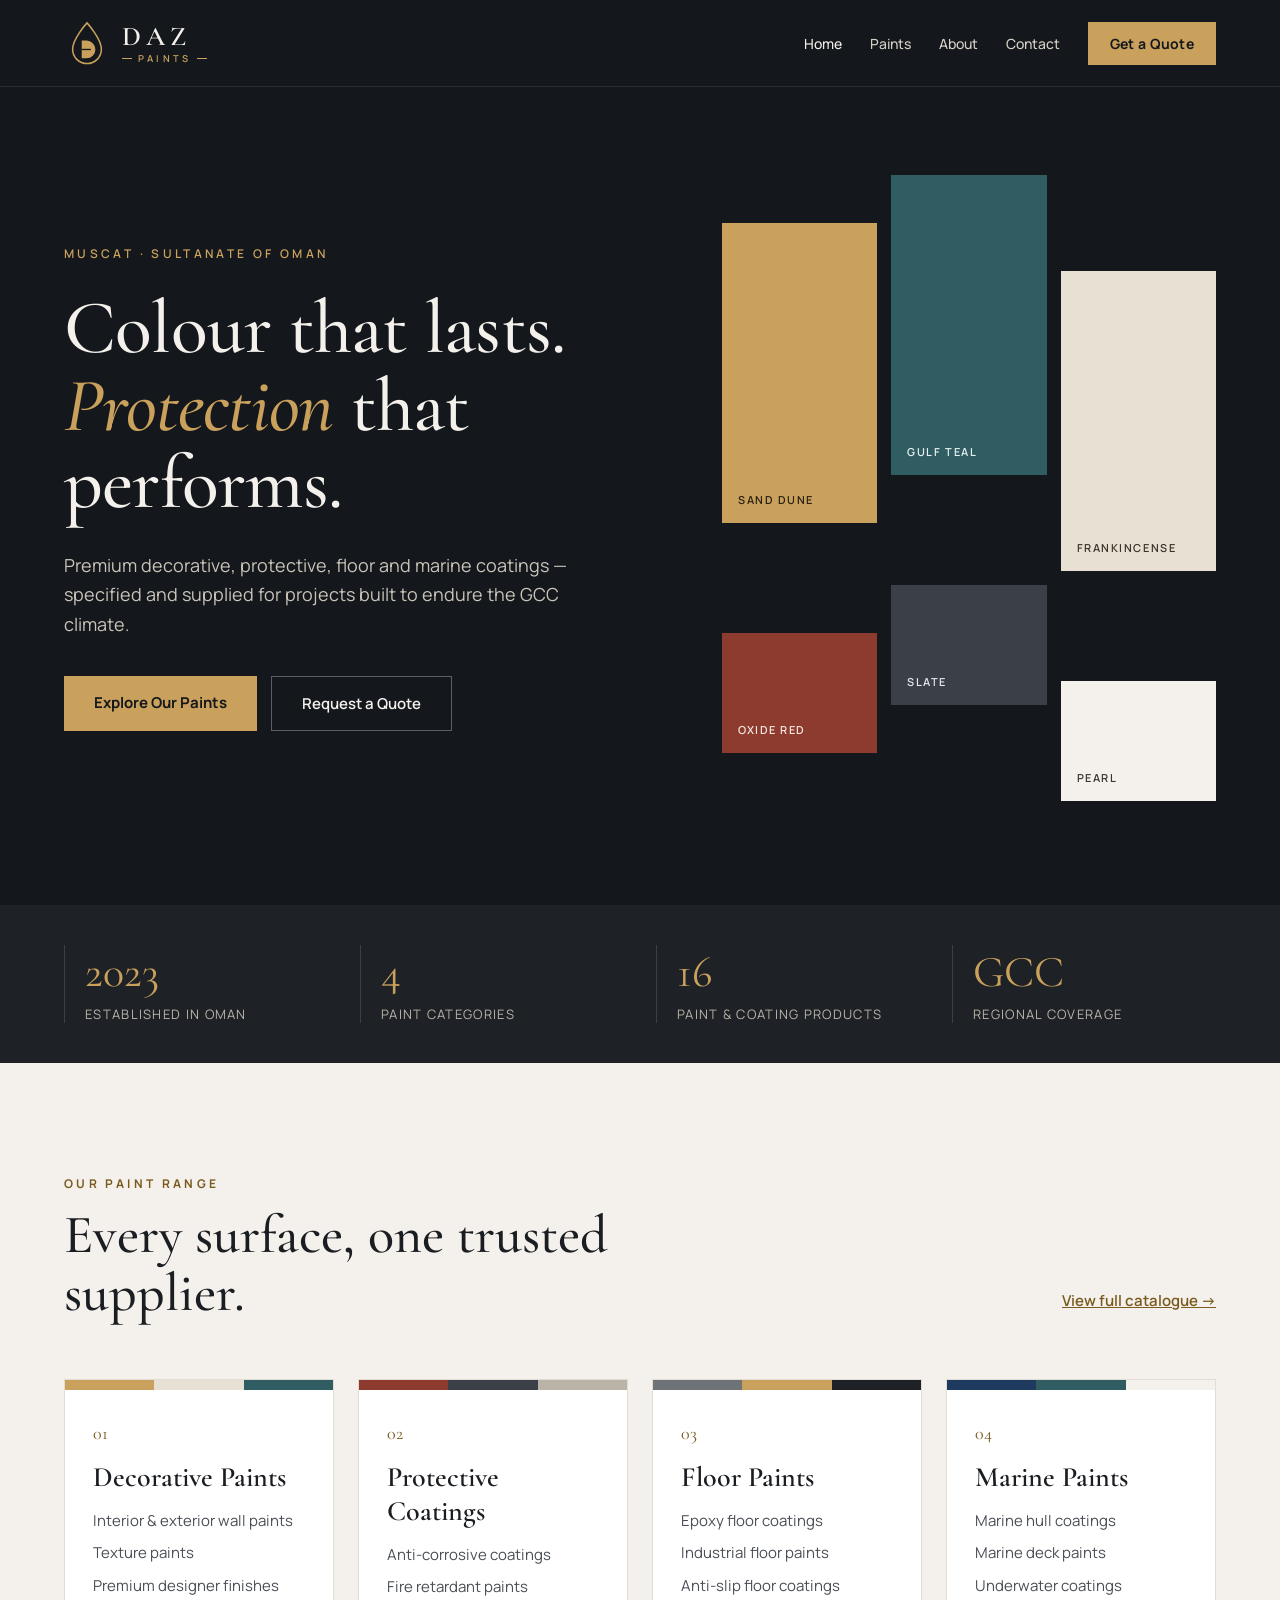
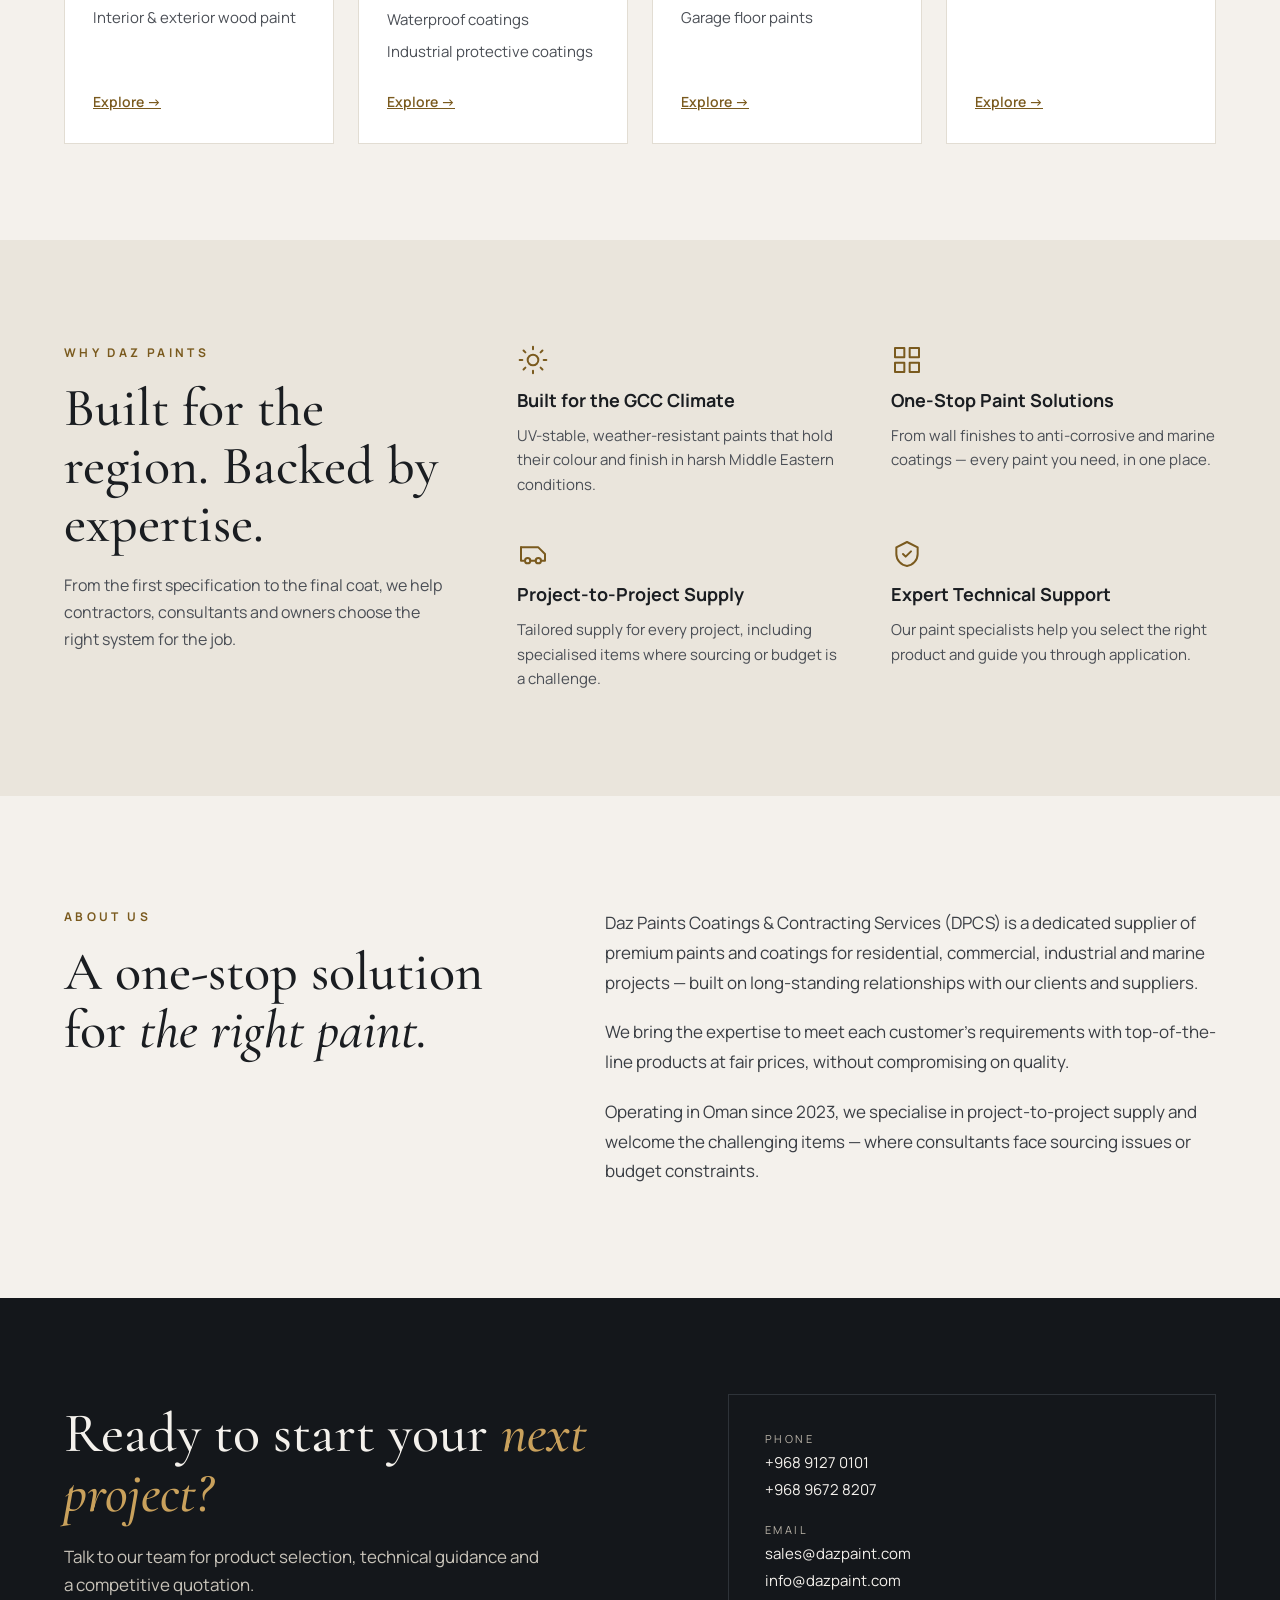
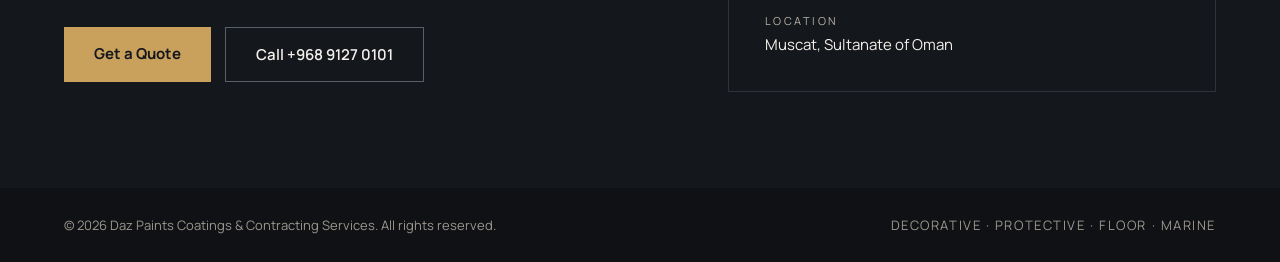
<file: index.html>
<!doctype html>
<html lang="en">
<head>
<meta charset="utf-8">
<meta name="viewport" content="width=device-width, initial-scale=1">
<title>Daz Paints (DPCS) | Premium Paints &amp; Coatings in Oman</title>
<meta name="description" content="Daz Paints supplies premium decorative, protective, floor and marine paints and coatings across Oman and the GCC.">
<meta property="og:title" content="Daz Paints | Premium Paints &amp; Coatings in Oman">
<meta property="og:description" content="Decorative, protective, floor and marine coatings built for the GCC climate.">
<meta name="theme-color" content="#14171B">
<link rel="icon" type="image/svg+xml" href="assets/favicon.svg">
<link rel="preconnect" href="https://fonts.googleapis.com">
<link href="https://fonts.googleapis.com/css2?family=Cormorant+Garamond:ital,wght@0,500;0,600;1,500&amp;family=Manrope:wght@400;500;600;700&amp;display=swap" rel="stylesheet">
<style>
body{margin:0;background:#F4F1EC}
a{color:#7A5A1E}a:hover{color:#4F3A12}
</style>
<style>html{scroll-behavior:smooth}*{box-sizing:border-box}img,svg{max-width:100%}</style>
</head>
<body>
<div style="font-family: 'Manrope', system-ui, sans-serif; color: #1A1D21; background: #F4F1EC; width: 100%">

<!-- NAV -->
<header style="background: #14171B; color: #F4F1EC; border-bottom: 1px solid #2A2E34">
<div style="max-width: 1200px; margin: 0 auto; padding: 20px 24px; display: flex; flex-wrap: wrap; align-items: center; justify-content: space-between; gap: 16px">
<a href="index.html" style="display: flex; align-items: center; gap: 12px; text-decoration: none; color: #F4F1EC">
<svg role="img" aria-label="Daz Paints logo mark" width="46" height="46" viewBox="0 0 48 48" fill="none"><path d="M24 3C24 3 9 19.5 9 30.5a15 15 0 0 0 30 0C39 19.5 24 3 24 3Z" stroke="#C9A15C" stroke-width="1.6"></path><path d="M18.5 21.5V40H23.5A9.25 9.25 0 0 0 23.5 21.5Z" fill="#C9A15C"></path><path d="M18.5 30.75H28" stroke="#14171B" stroke-width="1.4"></path></svg>
<span style="display: flex; flex-direction: column; line-height: 1">
<span style="font-family: 'Cormorant Garamond', serif; font-size: 27px; font-weight: 600; letter-spacing: 0.18em">DAZ</span>
<span style="display: flex; align-items: center; gap: 6px; font-size: 9.5px; font-weight: 600; letter-spacing: 0.34em; color: #C9A15C; margin-top: 4px"><span style="width: 10px; height: 1px; background: #C9A15C"></span>PAINTS<span style="width: 10px; height: 1px; background: #C9A15C"></span></span>
</span>
</a>
<nav aria-label="Main" style="display: flex; flex-wrap: wrap; align-items: center; gap: 8px 28px; font-size: 14px; font-weight: 500">
<a href="index.html" style="color: #F4F1EC; text-decoration: none; padding: 12px 0">Home</a>
<a href="paints.html" style="color: #D6D1C7; text-decoration: none; padding: 12px 0">Paints</a>
<a href="#about" style="color: #D6D1C7; text-decoration: none; padding: 12px 0">About</a>
<a href="contact.html" style="color: #D6D1C7; text-decoration: none; padding: 12px 0">Contact</a>
<a href="contact.html" style="background: #C9A15C; color: #14171B; text-decoration: none; padding: 12px 22px; font-weight: 700; letter-spacing: 0.02em">Get a Quote</a>
</nav>
</div>
</header>

<!-- HERO -->
<section style="background: #14171B; color: #F4F1EC">
<div style="max-width: 1200px; margin: 0 auto; padding: 88px 24px 104px; display: flex; flex-wrap: wrap; align-items: center; gap: 64px">
<div style="flex: 1 1 480px; min-width: 0; display: flex; flex-direction: column; gap: 28px">
<p style="margin: 0; font-size: 12px; letter-spacing: 0.28em; font-weight: 600; color: #C9A15C">MUSCAT · SULTANATE OF OMAN</p>
<h1 style="margin: 0; font-family: 'Cormorant Garamond', serif; font-weight: 500; font-size: clamp(44px, 6vw, 76px); line-height: 1.02; letter-spacing: -0.01em">Colour that lasts.<br><span style="font-style: italic; color: #C9A15C">Protection</span> that performs.</h1>
<p style="margin: 0; font-size: 18px; line-height: 1.65; color: #C9C4BA; max-width: 520px">Premium decorative, protective, floor and marine coatings — specified and supplied for projects built to endure the GCC climate.</p>
<div style="display: flex; flex-wrap: wrap; gap: 14px; margin-top: 8px">
<a href="paints.html" style="background: #C9A15C; color: #14171B; text-decoration: none; padding: 16px 30px; font-weight: 700; font-size: 15px">Explore Our Paints</a>
<a href="contact.html" style="border: 1px solid #5A5F66; color: #F4F1EC; text-decoration: none; padding: 16px 30px; font-weight: 600; font-size: 15px">Request a Quote</a>
</div>
</div>
<div aria-hidden="true" style="flex: 1 1 380px; min-width: 0; display: grid; grid-template-columns: repeat(3, minmax(0, 1fr)); gap: 14px">
<div style="height: 300px; background: #C9A15C; display: flex; align-items: flex-end; padding: 16px; margin-top: 48px"><span style="font-size: 11px; letter-spacing: 0.14em; font-weight: 600; color: #2A2112">SAND DUNE</span></div>
<div style="height: 300px; background: #2F5D62; display: flex; align-items: flex-end; padding: 16px"><span style="font-size: 11px; letter-spacing: 0.14em; font-weight: 600; color: #E9F0EF">GULF TEAL</span></div>
<div style="height: 300px; background: #E8E1D3; display: flex; align-items: flex-end; padding: 16px; margin-top: 96px"><span style="font-size: 11px; letter-spacing: 0.14em; font-weight: 600; color: #3A352C">FRANKINCENSE</span></div>
<div style="height: 120px; background: #8C3B2E; display: flex; align-items: flex-end; padding: 16px; margin-top: 48px"><span style="font-size: 11px; letter-spacing: 0.14em; font-weight: 600; color: #F6E7E2">OXIDE RED</span></div>
<div style="height: 120px; background: #3B4048; display: flex; align-items: flex-end; padding: 16px"><span style="font-size: 11px; letter-spacing: 0.14em; font-weight: 600; color: #E6E8EB">SLATE</span></div>
<div style="height: 120px; background: #F4F1EC; display: flex; align-items: flex-end; padding: 16px; margin-top: 96px"><span style="font-size: 11px; letter-spacing: 0.14em; font-weight: 600; color: #3A352C">PEARL</span></div>
</div>
</div>
</section>

<!-- STATS -->
<section style="background: #1E2227; color: #F4F1EC">
<div style="max-width: 1200px; margin: 0 auto; padding: 40px 24px; display: grid; grid-template-columns: repeat(auto-fit, minmax(200px, 1fr)); gap: 32px">
<div style="display: flex; flex-direction: column; gap: 6px; border-left: 1px solid #3A3F46; padding-left: 20px"><span style="font-family: 'Cormorant Garamond', serif; font-size: 44px; color: #C9A15C">2023</span><span style="font-size: 13px; letter-spacing: 0.1em; color: #B9B3A8">ESTABLISHED IN OMAN</span></div>
<div style="display: flex; flex-direction: column; gap: 6px; border-left: 1px solid #3A3F46; padding-left: 20px"><span style="font-family: 'Cormorant Garamond', serif; font-size: 44px; color: #C9A15C">4</span><span style="font-size: 13px; letter-spacing: 0.1em; color: #B9B3A8">PAINT CATEGORIES</span></div>
<div style="display: flex; flex-direction: column; gap: 6px; border-left: 1px solid #3A3F46; padding-left: 20px"><span style="font-family: 'Cormorant Garamond', serif; font-size: 44px; color: #C9A15C">16</span><span style="font-size: 13px; letter-spacing: 0.1em; color: #B9B3A8">PAINT &amp; COATING PRODUCTS</span></div>
<div style="display: flex; flex-direction: column; gap: 6px; border-left: 1px solid #3A3F46; padding-left: 20px"><span style="font-family: 'Cormorant Garamond', serif; font-size: 44px; color: #C9A15C">GCC</span><span style="font-size: 13px; letter-spacing: 0.1em; color: #B9B3A8">REGIONAL COVERAGE</span></div>
</div>
</section>

<!-- RANGE -->
<section style="max-width: 1200px; margin: 0 auto; padding: 112px 24px 96px">
<div style="display: flex; flex-wrap: wrap; justify-content: space-between; align-items: flex-end; gap: 24px; margin-bottom: 56px">
<div style="display: flex; flex-direction: column; gap: 14px; max-width: 620px">
<p style="margin: 0; font-size: 12px; letter-spacing: 0.28em; font-weight: 700; color: #7A5A1E">OUR PAINT RANGE</p>
<h2 style="margin: 0; font-family: 'Cormorant Garamond', serif; font-weight: 500; font-size: clamp(36px, 4.5vw, 54px); line-height: 1.08">Every surface, one trusted supplier.</h2>
</div>
<a href="paints.html" style="font-weight: 600; font-size: 15px; padding: 12px 0">View full catalogue →</a>
</div>
<div style="display: grid; grid-template-columns: repeat(auto-fit, minmax(250px, 1fr)); gap: 24px">

<article style="background: #FFFFFF; border: 1px solid #E2DDD3; display: flex; flex-direction: column">
<div aria-hidden="true" style="height: 10px; display: flex"><span style="flex: 1; background: #C9A15C"></span><span style="flex: 1; background: #E8E1D3"></span><span style="flex: 1; background: #2F5D62"></span></div>
<div style="padding: 32px 28px; display: flex; flex-direction: column; gap: 16px; flex-grow: 1">
<span style="font-family: 'Cormorant Garamond', serif; font-size: 18px; color: #7A5A1E">01</span>
<h3 style="margin: 0; font-family: 'Cormorant Garamond', serif; font-weight: 600; font-size: 28px">Decorative Paints</h3>
<ul style="margin: 0; padding: 0; list-style: none; display: flex; flex-direction: column; gap: 10px; font-size: 15px; line-height: 1.5; color: #4A4E55">
<li>Interior &amp; exterior wall paints</li><li>Texture paints</li><li>Premium designer finishes</li><li>Interior &amp; exterior wood paint</li>
</ul>
<a href="paints.html#decorative" style="margin-top: auto; padding-top: 12px; font-weight: 600; font-size: 14px">Explore →</a>
</div>
</article>

<article style="background: #FFFFFF; border: 1px solid #E2DDD3; display: flex; flex-direction: column">
<div aria-hidden="true" style="height: 10px; display: flex"><span style="flex: 1; background: #8C3B2E"></span><span style="flex: 1; background: #3B4048"></span><span style="flex: 1; background: #B9B3A8"></span></div>
<div style="padding: 32px 28px; display: flex; flex-direction: column; gap: 16px; flex-grow: 1">
<span style="font-family: 'Cormorant Garamond', serif; font-size: 18px; color: #7A5A1E">02</span>
<h3 style="margin: 0; font-family: 'Cormorant Garamond', serif; font-weight: 600; font-size: 28px">Protective Coatings</h3>
<ul style="margin: 0; padding: 0; list-style: none; display: flex; flex-direction: column; gap: 10px; font-size: 15px; line-height: 1.5; color: #4A4E55">
<li>Anti-corrosive coatings</li><li>Fire retardant paints</li><li>Waterproof coatings</li><li>Industrial protective coatings</li>
</ul>
<a href="paints.html#protective" style="margin-top: auto; padding-top: 12px; font-weight: 600; font-size: 14px">Explore →</a>
</div>
</article>

<article style="background: #FFFFFF; border: 1px solid #E2DDD3; display: flex; flex-direction: column">
<div aria-hidden="true" style="height: 10px; display: flex"><span style="flex: 1; background: #6E7378"></span><span style="flex: 1; background: #C9A15C"></span><span style="flex: 1; background: #1E2227"></span></div>
<div style="padding: 32px 28px; display: flex; flex-direction: column; gap: 16px; flex-grow: 1">
<span style="font-family: 'Cormorant Garamond', serif; font-size: 18px; color: #7A5A1E">03</span>
<h3 style="margin: 0; font-family: 'Cormorant Garamond', serif; font-weight: 600; font-size: 28px">Floor Paints</h3>
<ul style="margin: 0; padding: 0; list-style: none; display: flex; flex-direction: column; gap: 10px; font-size: 15px; line-height: 1.5; color: #4A4E55">
<li>Epoxy floor coatings</li><li>Industrial floor paints</li><li>Anti-slip floor coatings</li><li>Garage floor paints</li>
</ul>
<a href="paints.html#floor" style="margin-top: auto; padding-top: 12px; font-weight: 600; font-size: 14px">Explore →</a>
</div>
</article>

<article style="background: #FFFFFF; border: 1px solid #E2DDD3; display: flex; flex-direction: column">
<div aria-hidden="true" style="height: 10px; display: flex"><span style="flex: 1; background: #1F3A5F"></span><span style="flex: 1; background: #2F5D62"></span><span style="flex: 1; background: #F4F1EC"></span></div>
<div style="padding: 32px 28px; display: flex; flex-direction: column; gap: 16px; flex-grow: 1">
<span style="font-family: 'Cormorant Garamond', serif; font-size: 18px; color: #7A5A1E">04</span>
<h3 style="margin: 0; font-family: 'Cormorant Garamond', serif; font-weight: 600; font-size: 28px">Marine Paints</h3>
<ul style="margin: 0; padding: 0; list-style: none; display: flex; flex-direction: column; gap: 10px; font-size: 15px; line-height: 1.5; color: #4A4E55">
<li>Marine hull coatings</li><li>Marine deck paints</li><li>Underwater coatings</li>
</ul>
<a href="paints.html#marine" style="margin-top: auto; padding-top: 12px; font-weight: 600; font-size: 14px">Explore →</a>
</div>
</article>

</div>
</section>

<!-- WHY -->
<section style="background: #EAE5DC">
<div style="max-width: 1200px; margin: 0 auto; padding: 104px 24px; display: flex; flex-wrap: wrap; gap: 64px">
<div style="flex: 1 1 320px; min-width: 0; display: flex; flex-direction: column; gap: 18px">
<p style="margin: 0; font-size: 12px; letter-spacing: 0.28em; font-weight: 700; color: #7A5A1E">WHY DAZ PAINTS</p>
<h2 style="margin: 0; font-family: 'Cormorant Garamond', serif; font-weight: 500; font-size: clamp(36px, 4.5vw, 54px); line-height: 1.08">Built for the region. Backed by expertise.</h2>
<p style="margin: 0; font-size: 16px; line-height: 1.7; color: #4A4E55">From the first specification to the final coat, we help contractors, consultants and owners choose the right system for the job.</p>
</div>
<div style="flex: 2 1 560px; min-width: 0; display: grid; grid-template-columns: repeat(auto-fit, minmax(240px, 1fr)); gap: 40px 48px">
<div style="display: flex; flex-direction: column; gap: 12px">
<svg aria-hidden="true" width="32" height="32" viewBox="0 0 24 24" fill="none" stroke="#7A5A1E" stroke-width="1.5" stroke-linecap="round" stroke-linejoin="round"><circle cx="12" cy="12" r="4"></circle><path d="M12 2v2M12 20v2M4.9 4.9l1.4 1.4M17.7 17.7l1.4 1.4M2 12h2M20 12h2M4.9 19.1l1.4-1.4M17.7 6.3l1.4-1.4"></path></svg>
<h3 style="margin: 0; font-size: 18px; font-weight: 700">Built for the GCC Climate</h3>
<p style="margin: 0; font-size: 15px; line-height: 1.65; color: #4A4E55">UV-stable, weather-resistant paints that hold their colour and finish in harsh Middle Eastern conditions.</p>
</div>
<div style="display: flex; flex-direction: column; gap: 12px">
<svg aria-hidden="true" width="32" height="32" viewBox="0 0 24 24" fill="none" stroke="#7A5A1E" stroke-width="1.5" stroke-linecap="round" stroke-linejoin="round"><rect x="3" y="3" width="7" height="7"></rect><rect x="14" y="3" width="7" height="7"></rect><rect x="3" y="14" width="7" height="7"></rect><rect x="14" y="14" width="7" height="7"></rect></svg>
<h3 style="margin: 0; font-size: 18px; font-weight: 700">One-Stop Paint Solutions</h3>
<p style="margin: 0; font-size: 15px; line-height: 1.65; color: #4A4E55">From wall finishes to anti-corrosive and marine coatings — every paint you need, in one place.</p>
</div>
<div style="display: flex; flex-direction: column; gap: 12px">
<svg aria-hidden="true" width="32" height="32" viewBox="0 0 24 24" fill="none" stroke="#7A5A1E" stroke-width="1.5" stroke-linecap="round" stroke-linejoin="round"><path d="M3 7h13l5 5v5h-3"></path><path d="M3 7v10h2"></path><circle cx="8" cy="17" r="2"></circle><circle cx="16" cy="17" r="2"></circle><path d="M10 17h4"></path></svg>
<h3 style="margin: 0; font-size: 18px; font-weight: 700">Project-to-Project Supply</h3>
<p style="margin: 0; font-size: 15px; line-height: 1.65; color: #4A4E55">Tailored supply for every project, including specialised items where sourcing or budget is a challenge.</p>
</div>
<div style="display: flex; flex-direction: column; gap: 12px">
<svg aria-hidden="true" width="32" height="32" viewBox="0 0 24 24" fill="none" stroke="#7A5A1E" stroke-width="1.5" stroke-linecap="round" stroke-linejoin="round"><path d="M12 3l8 4v5c0 4.5-3.4 8.3-8 9-4.6-.7-8-4.5-8-9V7z"></path><path d="M9 12l2 2 4-4"></path></svg>
<h3 style="margin: 0; font-size: 18px; font-weight: 700">Expert Technical Support</h3>
<p style="margin: 0; font-size: 15px; line-height: 1.65; color: #4A4E55">Our paint specialists help you select the right product and guide you through application.</p>
</div>
</div>
</div>
</section>

<!-- ABOUT -->
<section id="about" style="max-width: 1200px; margin: 0 auto; padding: 112px 24px; display: flex; flex-wrap: wrap; gap: 64px; align-items: flex-start">
<div style="flex: 1 1 360px; min-width: 0; display: flex; flex-direction: column; gap: 18px">
<p style="margin: 0; font-size: 12px; letter-spacing: 0.28em; font-weight: 700; color: #7A5A1E">ABOUT US</p>
<h2 style="margin: 0; font-family: 'Cormorant Garamond', serif; font-weight: 500; font-size: clamp(36px, 4.5vw, 54px); line-height: 1.08">A one-stop solution for <span style="font-style: italic">the right paint.</span></h2>
</div>
<div style="flex: 1.3 1 460px; min-width: 0; display: flex; flex-direction: column; gap: 20px; font-size: 17px; line-height: 1.75; color: #3A3E44">
<p style="margin: 0">Daz Paints Coatings &amp; Contracting Services (DPCS) is a dedicated supplier of premium paints and coatings for residential, commercial, industrial and marine projects — built on long-standing relationships with our clients and suppliers.</p>
<p style="margin: 0">We bring the expertise to meet each customer's requirements with top-of-the-line products at fair prices, without compromising on quality.</p>
<p style="margin: 0">Operating in Oman since 2023, we specialise in project-to-project supply and welcome the challenging items — where consultants face sourcing issues or budget constraints.</p>
</div>
</section>

<!-- CTA / CONTACT -->
<section style="background: #14171B; color: #F4F1EC">
<div style="max-width: 1200px; margin: 0 auto; padding: 96px 24px; display: flex; flex-wrap: wrap; gap: 56px; align-items: center; justify-content: space-between">
<div style="flex: 1 1 460px; min-width: 0; display: flex; flex-direction: column; gap: 20px">
<h2 style="margin: 0; font-family: 'Cormorant Garamond', serif; font-weight: 500; font-size: clamp(36px, 4.5vw, 56px); line-height: 1.06">Ready to start your <span style="font-style: italic; color: #C9A15C">next project?</span></h2>
<p style="margin: 0; font-size: 17px; line-height: 1.65; color: #C9C4BA; max-width: 480px">Talk to our team for product selection, technical guidance and a competitive quotation.</p>
<div style="display: flex; flex-wrap: wrap; gap: 14px; margin-top: 8px">
<a href="contact.html" style="background: #C9A15C; color: #14171B; text-decoration: none; padding: 16px 30px; font-weight: 700; font-size: 15px">Get a Quote</a>
<a href="tel:+96891270101" style="border: 1px solid #5A5F66; color: #F4F1EC; text-decoration: none; padding: 16px 30px; font-weight: 600; font-size: 15px">Call +968 9127 0101</a>
</div>
</div>
<div style="flex: 1 1 340px; min-width: 0; border: 1px solid #2E3339; padding: 36px; display: flex; flex-direction: column; gap: 22px; font-size: 15px">
<div style="display: flex; flex-direction: column; gap: 6px"><span style="font-size: 11px; letter-spacing: 0.22em; color: #B9B3A8">PHONE</span><a href="tel:+96891270101" style="color: #F4F1EC; text-decoration: none">+968 9127 0101</a><a href="tel:+96896728207" style="color: #F4F1EC; text-decoration: none">+968 9672 8207</a></div>
<div style="display: flex; flex-direction: column; gap: 6px"><span style="font-size: 11px; letter-spacing: 0.22em; color: #B9B3A8">EMAIL</span><a href="mailto:sales@dazpaint.com" style="color: #F4F1EC; text-decoration: none">sales@dazpaint.com</a><a href="mailto:info@dazpaint.com" style="color: #F4F1EC; text-decoration: none">info@dazpaint.com</a></div>
<div style="display: flex; flex-direction: column; gap: 6px"><span style="font-size: 11px; letter-spacing: 0.22em; color: #B9B3A8">LOCATION</span><span>Muscat, Sultanate of Oman</span></div>
</div>
</div>
</section>

<!-- FOOTER -->
<footer style="background: #0F1114; color: #9C978E; font-size: 13px">
<div style="max-width: 1200px; margin: 0 auto; padding: 28px 24px; display: flex; flex-wrap: wrap; justify-content: space-between; gap: 12px">
<span>© <span id="yr">2026</span> Daz Paints Coatings &amp; Contracting Services. All rights reserved.</span>
<span style="letter-spacing: 0.12em">DECORATIVE · PROTECTIVE · FLOOR · MARINE</span>
</div>
</footer>

</div>
<script>document.getElementById('yr').textContent=new Date().getFullYear();</script>
</body>
</html>
</file>
